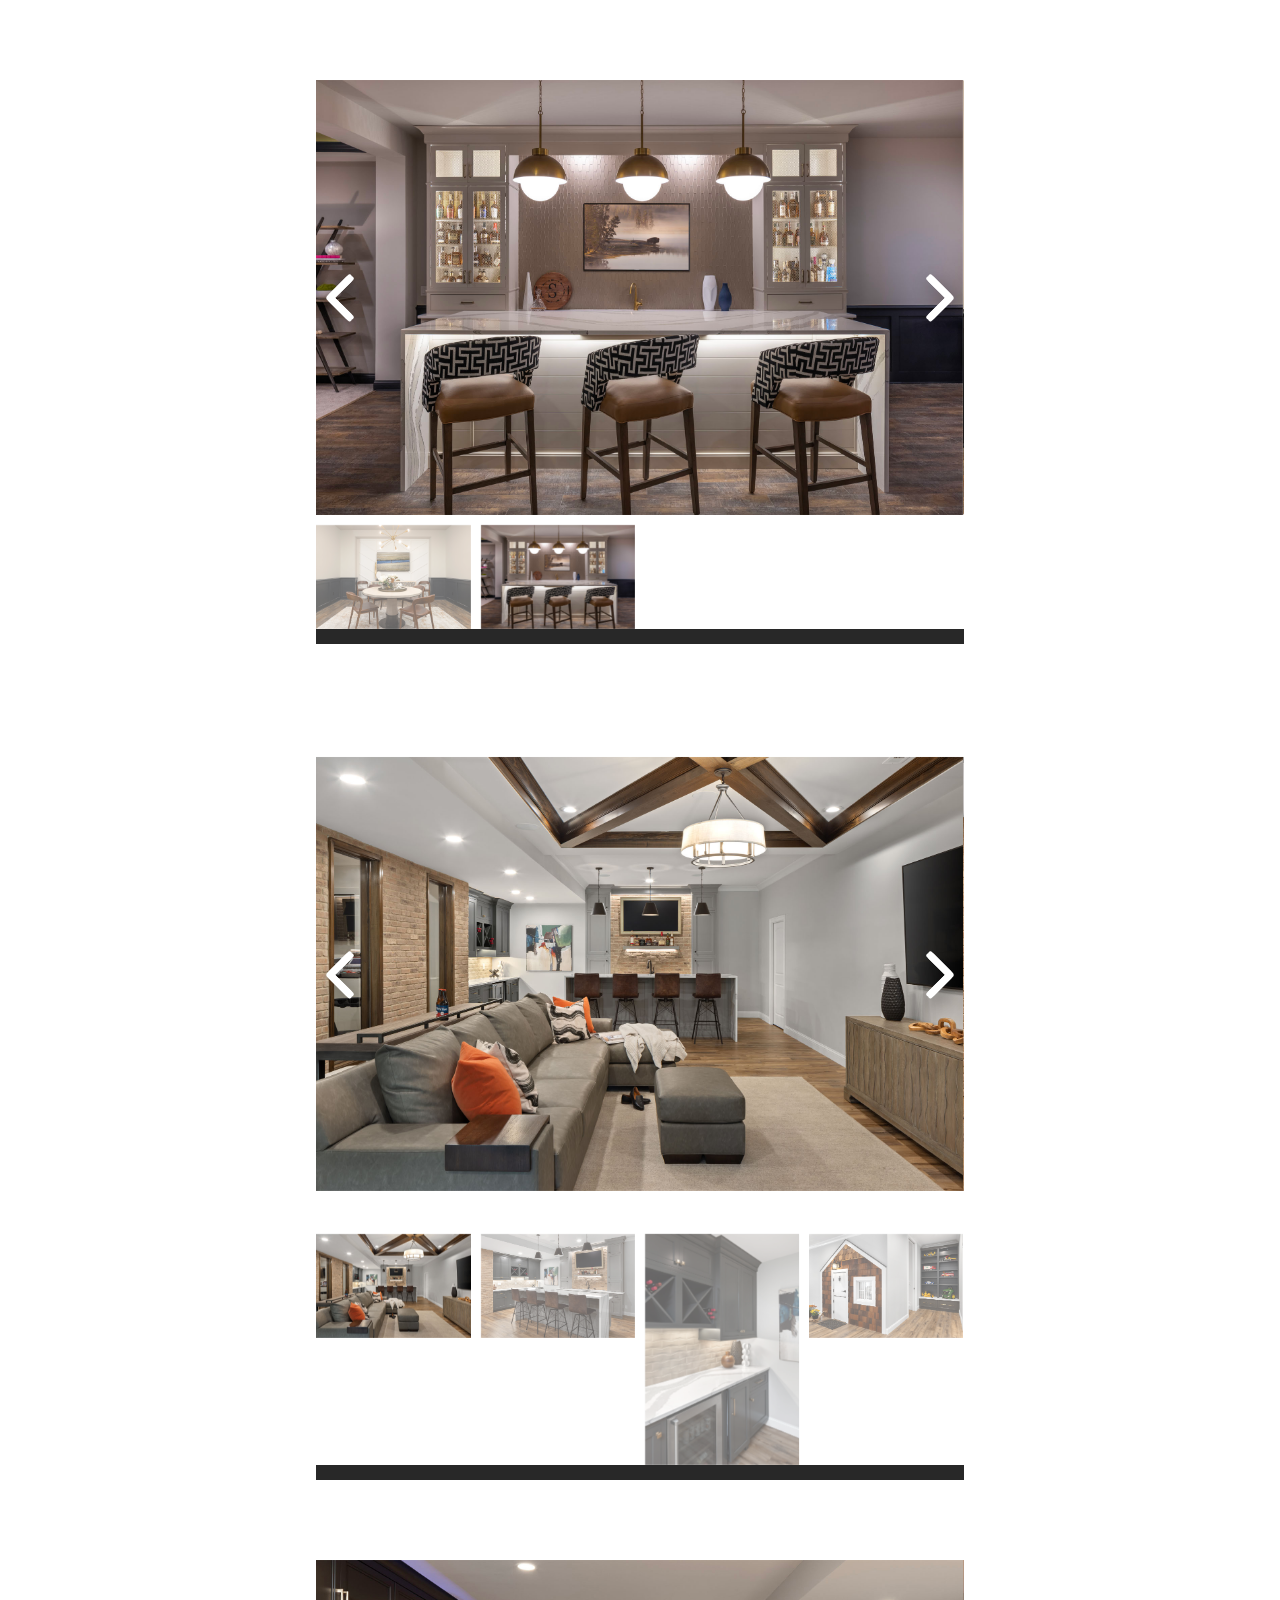
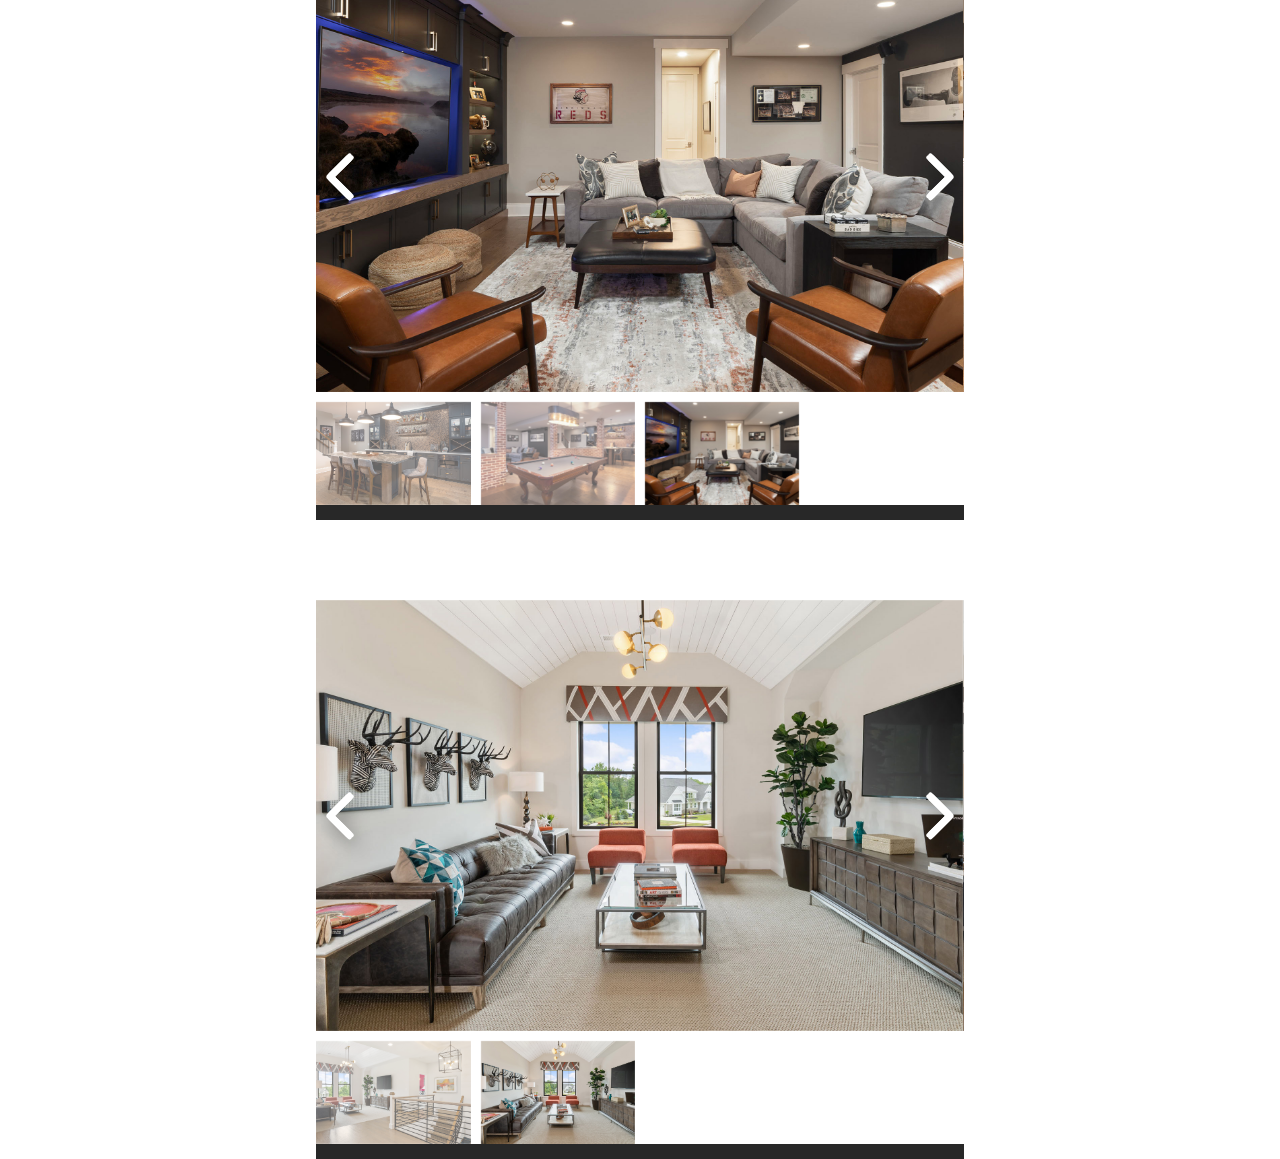
<file: index.html>
<!DOCTYPE html>
<html lang=en>

<head>
<meta charset=utf-8>
<meta http-equiv="X-UA-Compatible" content="IE=edge">
<meta name="viewport" content="width=device-width, initial-scale=1, shrink-to-fit=no">
<link href="img/favicon.png" rel="shortcut icon" />
<link href="css/custom.css" rel="stylesheet">
<title>HOUSE OF DESIGN</title>
<link rel="stylesheet" href="css/bootstrap.min.css">
<!-- swiper slider css -->
<link rel="stylesheet" href="https://cdn.jsdelivr.net/npm/swiper@9/swiper-bundle.min.css" />

</head>
<body>


<!-- hero sec -->



<div class="container">
	
<!-- first slider start -->
<section class="slider_content">
	<div class="swiper mySwiper1 common-wrapper">
	  <div class="swiper-wrapper">
		<div class="swiper-slide"><img src="img/portfolio/entertainment/1/img1.jpg" alt="entertainment" /></div>
		<div class="swiper-slide"><img src="img/portfolio/entertainment/1/img2.jpg" alt="entertainment" /></div>
		<!-- Add more slider's img -->
	  </div>
	  <div class="swiper-button-next"></div>
	  <div class="swiper-button-prev"></div>
	</div>
	<div class="swiper mySwiper_1 common-inner">
	  <div class="swiper-wrapper">
		<div class="swiper-slide"><img src="img/portfolio/entertainment/1/img1.jpg" alt="" /></div>
		<div class="swiper-slide"><img src="img/portfolio/entertainment/1/img2.jpg" alt="" /></div>
		<!-- Add more click img -->
	  </div>
	</div>
  </section>
  
  
  <!-- second slider start -->
  <section class="slider_content">
	<div class="swiper mySwiper2 common-wrapper row-wrapper">
	  <div class="swiper-wrapper">
		<div class="swiper-slide"><img src="img/portfolio/entertainment/2/img1.jpg" alt="entertainment" /></div>
		<div class="swiper-slide"><img src="img/portfolio/entertainment/2/img2.jpg" alt="entertainment" /></div>
		<div class="swiper-slide"><img class="Slider_H" src="img/portfolio/entertainment/2/img3.jpg" alt="entertainment" /></div>
		<div class="swiper-slide"><img src="img/portfolio/entertainment/2/img4.jpg" alt="entertainment" /></div>
		<div class="swiper-slide"><img class="Slider_H" src="img/portfolio/entertainment/2/img5.jpg" alt="entertainment" /></div>
		<!-- Add more slider's img -->
	  </div>
	  <div class="swiper-button-next"></div>
	  <div class="swiper-button-prev"></div>
	</div>
	<div class="swiper mySwiper_2 common-inner row-inner">
	  <div class="swiper-wrapper">
		<div class="swiper-slide"><img src="img/portfolio/entertainment/2/img1.jpg" alt="" /></div>
		<div class="swiper-slide"><img src="img/portfolio/entertainment/2/img2.jpg" alt="" /></div>
		<div class="swiper-slide"><img src="img/portfolio/entertainment/2/img3.jpg" alt="" /></div>
		<div class="swiper-slide"><img src="img/portfolio/entertainment/2/img4.jpg" alt="" /></div>
		<div class="swiper-slide"><img src="img/portfolio/entertainment/2/img5.jpg" alt="" /></div>
		<!-- Add more click img -->
	  </div>
	</div>
  </section>
  
  
  
  
  
  
  <!-- third slider start -->
  <section class="slider_content">
	<div class="swiper mySwiper3 common-wrapper">
	  <div class="swiper-wrapper">
		<div class="swiper-slide"><img src="img/portfolio/entertainment/3/img1.jpg" alt="entertainment" /></div>
		<div class="swiper-slide"><img src="img/portfolio/entertainment/3/img2.jpg" alt="entertainment" /></div>
		<div class="swiper-slide"><img src="img/portfolio/entertainment/3/img3.jpg" alt="entertainment" /></div>
		<!-- Add more slider's img -->
	  </div>
	  <div class="swiper-button-next"></div>
	  <div class="swiper-button-prev"></div>
	</div>
	<div class="swiper mySwiper_3 common-inner">
	  <div class="swiper-wrapper">
		<div class="swiper-slide"> <img src="img/portfolio/entertainment/3/img1.jpg" alt="" /></div>
		<div class="swiper-slide"><img src="img/portfolio/entertainment/3/img2.jpg" alt="" /></div>
		<div class="swiper-slide"><img src="img/portfolio/entertainment/3/img3.jpg" alt="" /></div>
		<!-- Add more click img -->
	  </div>
	</div>
  </section>
  
  <!-- four slider start -->
  <section class="slider_content">
	<div class="swiper mySwiper4 common-wrapper">
	  <div class="swiper-wrapper">
		<div class="swiper-slide"><img src="img/portfolio/entertainment/4/img1.jpg" alt="entertainment" /></div>
		<div class="swiper-slide"><img src="img/portfolio/entertainment/4/img2.jpg" alt="entertainment" /></div>
		<!-- Add more slider's img -->
	  </div>
	  <div class="swiper-button-next"></div>
	  <div class="swiper-button-prev"></div>
	</div>
	<div class="swiper mySwiper_4 common-inner">
	  <div class="swiper-wrapper">
		<div class="swiper-slide"> <img class="img-fluid" src="img/portfolio/entertainment/4/img1.jpg" alt="" /></div>
		<div class="swiper-slide"><img class="img-fluid" src="img/portfolio/entertainment/4/img2.jpg" alt="" /></div>
		<!-- Add more click img -->
	  </div>
	</div>
  </section>
  
</div>
   
<!-- content area end-->






<!-- swiper js -->
<script src="https://cdn.jsdelivr.net/npm/swiper@9/swiper-bundle.min.js"></script>
<script src="js/bootstrap.bundle.min.js"></script>
<script src="js/custom.js"></script>

</body>
</html>
</file>
<file: css/custom.css>
/* click img opacity */
  .mySwiper_1 .swiper-slide {
    width: 25%;
    opacity: 0.6;
    height: 100%;
    cursor: pointer;
  }
  .mySwiper_1 .swiper-slide-thumb-active {
    opacity: 1;
  }
  
  /* click img opacity */
  .mySwiper_2 .swiper-slide {
    width: 25%;
    opacity: 0.6;
    height: 100%;
    cursor: pointer;
  }
  
  .mySwiper_2 .swiper-slide-thumb-active {
    opacity: 1;
  }
  /* click img opacity */
  .mySwiper_3 .swiper-slide {
    width: 25%;
    opacity: 0.6;
    height: 100%;
    cursor: pointer;
  }
  
  .mySwiper_3 .swiper-slide-thumb-active {
    opacity: 1;
  }
  /* click img opacity */
  .mySwiper_4 .swiper-slide {
    width: 25%;
    opacity: 0.6;
    height: 100%;
    cursor: pointer;
  }
  
  .mySwiper_4 .swiper-slide-thumb-active {
    opacity: 1;
  }
  /* click img opacity */
  .mySwiper_5 .swiper-slide {
    width: 25%;
    opacity: 0.6;
    height: 100%;
    cursor: pointer;
  }
  
  .mySwiper_5 .swiper-slide-thumb-active {
    opacity: 1;
  }
  
  .swiper-slide img {
    display: block;
    width: 100%;
    height: 100%;
    object-fit: cover;
  }
  
  .common-wrapper{
    box-sizing: border-box;
    padding-bottom: 10px;
  }
  .common-inner{
    border-bottom: 15px solid #282828
  }
  .row-wrapper img{
    height: 500px;
    object-fit: contain;
  }
  .common-inner img{
    padding-top: 10px;
  }

/* all thamnail equal height */


  .common-inner .swiper-slide{
    cursor: pointer;
  }
  .swiper-button-next:after, .swiper-button-prev:after {
    font-size: 43px !important;
    font-weight: bold;
    line-height: 1;
    text-shadow: 2px 0 0 #fff, 0 2px 0 #fff, -2px 0 0 #fff, 0 -2px 0 #fff;  
    filter: drop-shadow(3px 6px 9px rgba(0, 0, 0, 0.4));
    color: #ffffff;
  }
  .swiper-button-prev:hover {
    filter: drop-shadow(3px 6px 9px rgba(0, 0, 0, 0.3));
  }
  .swiper-button-next:hover {
    filter: drop-shadow(3px 6px 9px rgba(0, 0, 0, 0.3));
  }
  
  .slider_content{
    padding-top: 80px;
    width: 58%;
    margin: 0 auto;
  }
  
  
  
  @media screen and (max-width: 990px) {
    .slider_content{
      width: 100%;
    }
    .row-wrapper img{
        height: 100%;
      }
    img.Slider_H{
        width: 45% !important;
        margin: 0 auto;
      }
      img.B_Slider_H{
        width: 60% !important;
        margin: 0 auto;
      }
      .swiper-button-next:after, .swiper-button-prev:after {
        font-size: 30px !important;
        text-shadow: 1px 0 0 #fff, 0 1px 0 #fff, -1px 0 0 #fff, 0 -1px 0 #fff; 
      }

    
  }
</file>
